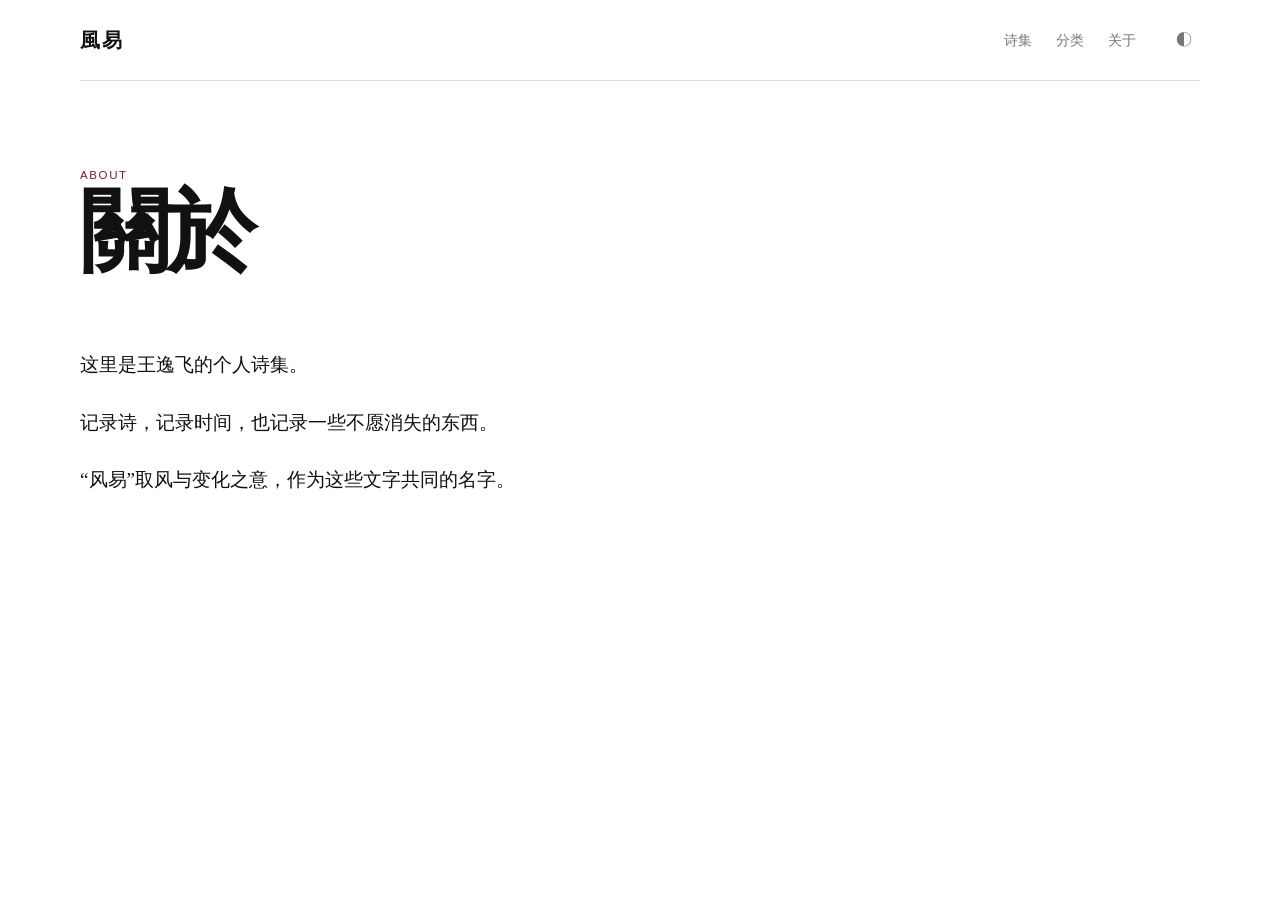
<file: about.html>
<!DOCTYPE html>
<html lang="zh-CN">
<head>
  <meta charset="UTF-8">
  <meta name="viewport" content="width=device-width, initial-scale=1.0">
  <meta name="description" content="关于风易与作者王逸飞。">
  <script>
(function () {
    const theme = localStorage.getItem("fengyi-theme");

    if (theme === "dark") {
        document.documentElement.dataset.theme = "dark";
    } else {
        document.documentElement.dataset.theme = "light";
    }
})();
</script>
  <title>关于 · 风易</title>
  <link rel="stylesheet" href="css/style.css">
</head>
<body data-base="./">

  <header class="site-header">
  <a class="site-logo" href="index.html">風易</a>
  <nav class="site-nav" aria-label="主导航">
    <a href="posts.html">诗集</a>
    <a href="category.html">分类</a>
    <a href="about.html">关于</a>
  </nav>
  <button class="theme-toggle" type="button" aria-label="切换明暗模式" title="切换明暗模式">◐</button>
</header>

  <main class="page about-page">
    <header class="page-heading">
      <p class="eyebrow">ABOUT</p>
      <h1>關於</h1>
    </header>

    <article class="about-content">
      <p>这里是王逸飞的个人诗集。</p>
      <p>记录诗，记录时间，也记录一些不愿消失的东西。</p>
      <p>“风易”取风与变化之意，作为这些文字共同的名字。</p>
    </article>
  </main>

  <div id="site-footer"></div>
<script src="js/main.js?v=3"></script>
</body>
</html>
</file>
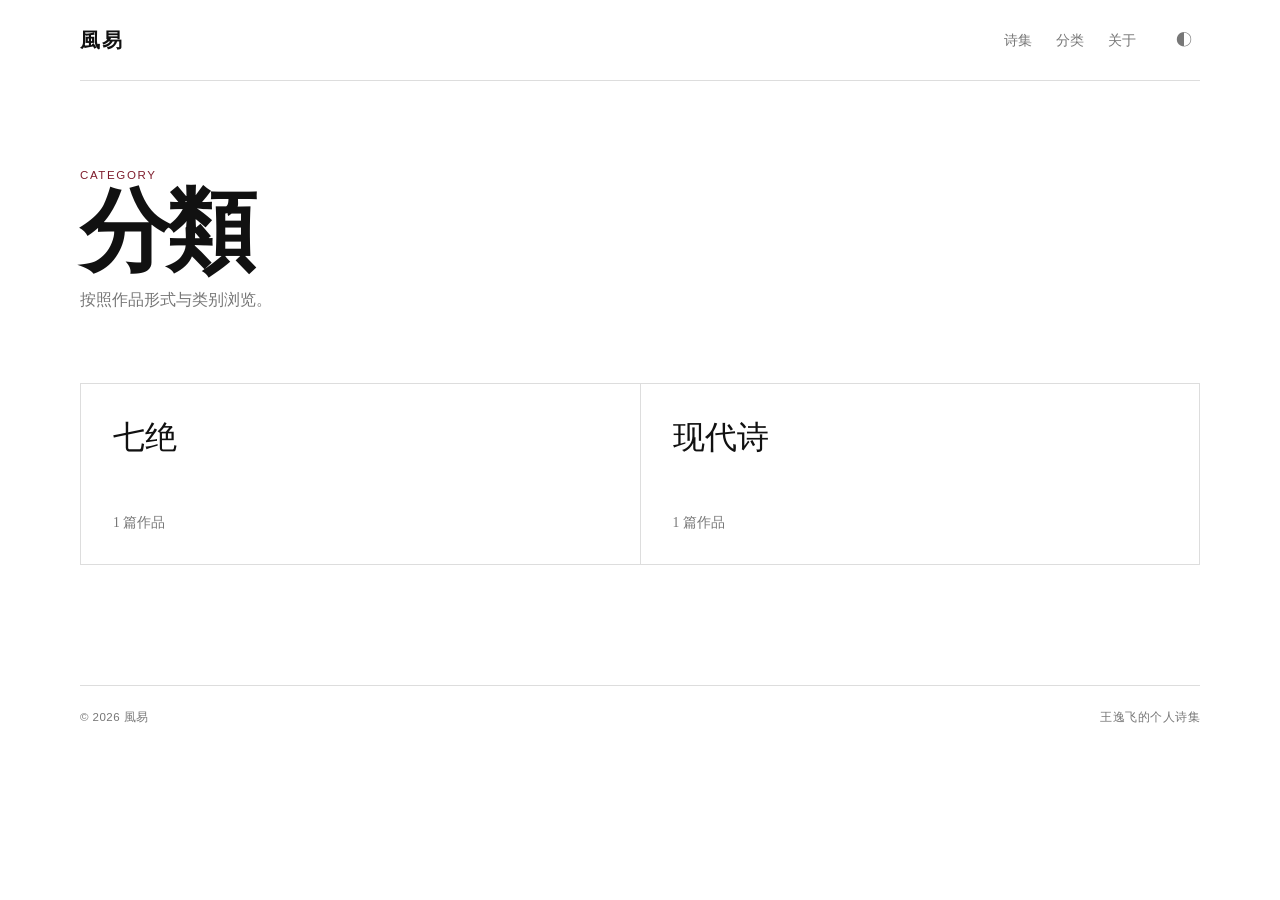
<file: category.html>
<!DOCTYPE html>
<html lang="zh-CN">
<head>
  <meta charset="UTF-8">
  <meta name="viewport" content="width=device-width, initial-scale=1.0">
  <meta name="description" content="风易诗歌分类。">
  <script>
(function () {
    const theme = localStorage.getItem("fengyi-theme");

    if (theme === "dark") {
        document.documentElement.dataset.theme = "dark";
    } else {
        document.documentElement.dataset.theme = "light";
    }
})();
</script>
  <title>分类 · 风易</title>
  <link rel="stylesheet" href="css/style.css">
</head>
<body data-base="./">

  <header class="site-header">
  <a class="site-logo" href="index.html">風易</a>
  <nav class="site-nav" aria-label="主导航">
    <a href="posts.html">诗集</a>
    <a href="category.html">分类</a>
    <a href="about.html">关于</a>
  </nav>
  <button class="theme-toggle" type="button" aria-label="切换明暗模式" title="切换明暗模式">◐</button>
</header>

  <main class="page category-page">
    <header class="page-heading">
      <p class="eyebrow">CATEGORY</p>
      <h1>分類</h1>
      <p class="page-description">按照作品形式与类别浏览。</p>
    </header>

    <section id="category-list" class="category-list" aria-label="诗歌分类">
      <p class="loading">正在读取分类……</p>
    </section>
  </main>

<footer class="site-footer">
  <span>© <span id="current-year"></span> 風易</span>
  <span>王逸飞的个人诗集</span>
</footer>

<script src="js/main.js?v=3"></script>
  
</body>
</html>
</file>
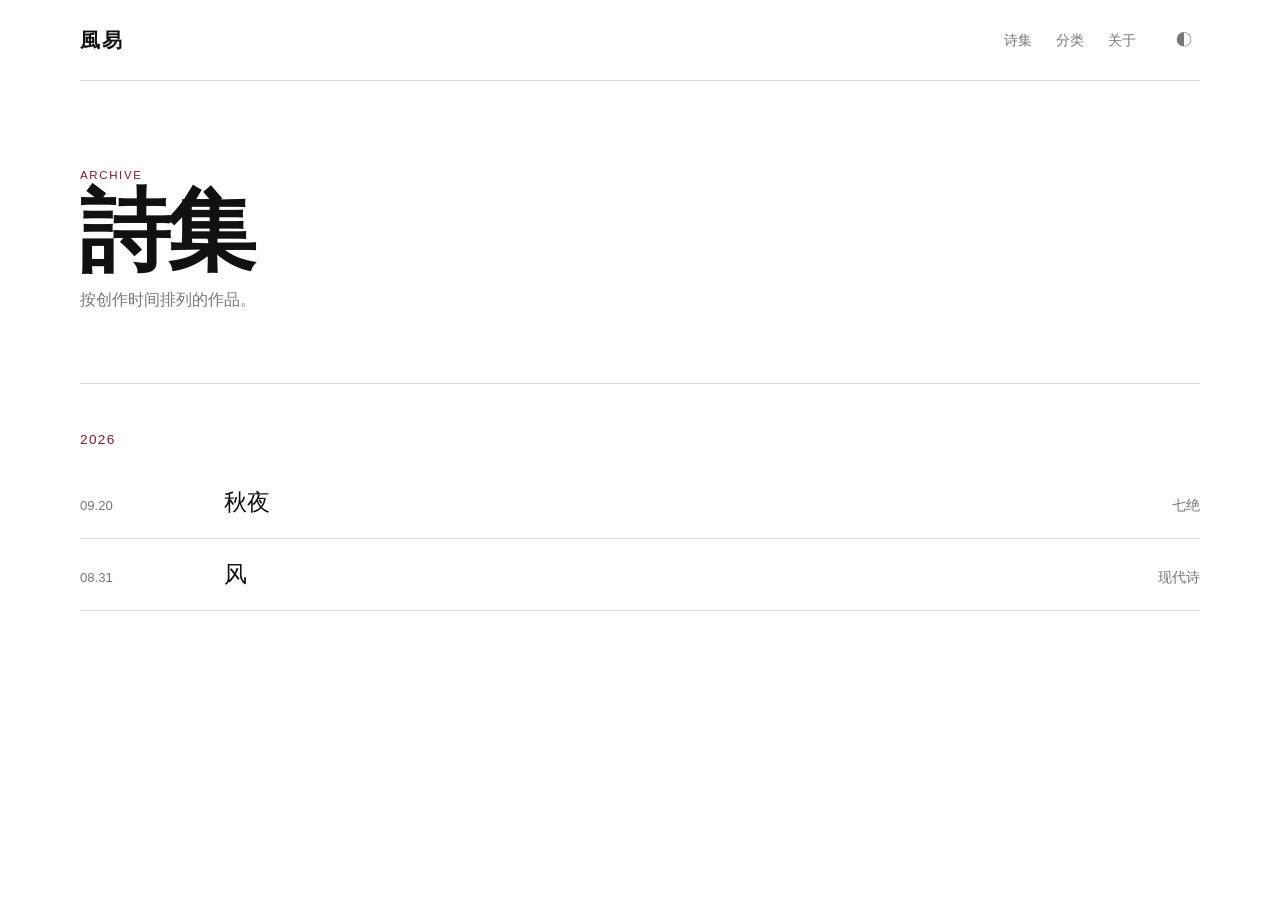
<file: posts.html>
<!DOCTYPE html>
<html lang="zh-CN">
<head>
  <meta charset="UTF-8">
  <meta name="viewport" content="width=device-width, initial-scale=1.0">
  <meta name="description" content="风易诗集——王逸飞的诗歌作品目录。">
  <script>
(function () {
    const theme = localStorage.getItem("fengyi-theme");

    if (theme === "dark") {
        document.documentElement.dataset.theme = "dark";
    } else {
        document.documentElement.dataset.theme = "light";
    }
})();
</script>
  <title>诗集 · 风易</title>
  <link rel="stylesheet" href="css/style.css">
</head>
<body data-base="./">
  
  <header class="site-header">
  <a class="site-logo" href="index.html">風易</a>
  <nav class="site-nav" aria-label="主导航">
    <a href="posts.html">诗集</a>
    <a href="category.html">分类</a>
    <a href="about.html">关于</a>
  </nav>
  <button class="theme-toggle" type="button" aria-label="切换明暗模式" title="切换明暗模式">◐</button>
</header>

  <main class="page archive-page">
    <header class="page-heading">
      <p class="eyebrow">ARCHIVE</p>
      <h1 id="posts-title">詩集</h1>
      <p id="posts-description" class="page-description">按创作时间排列的作品。</p>
    </header>

    <section id="post-list" class="post-list" aria-label="诗歌作品">
      <p class="loading">正在读取作品……</p>
    </section>
  </main>

  <script src="js/main.js?v=3"></script>
</body>
</html>
</file>
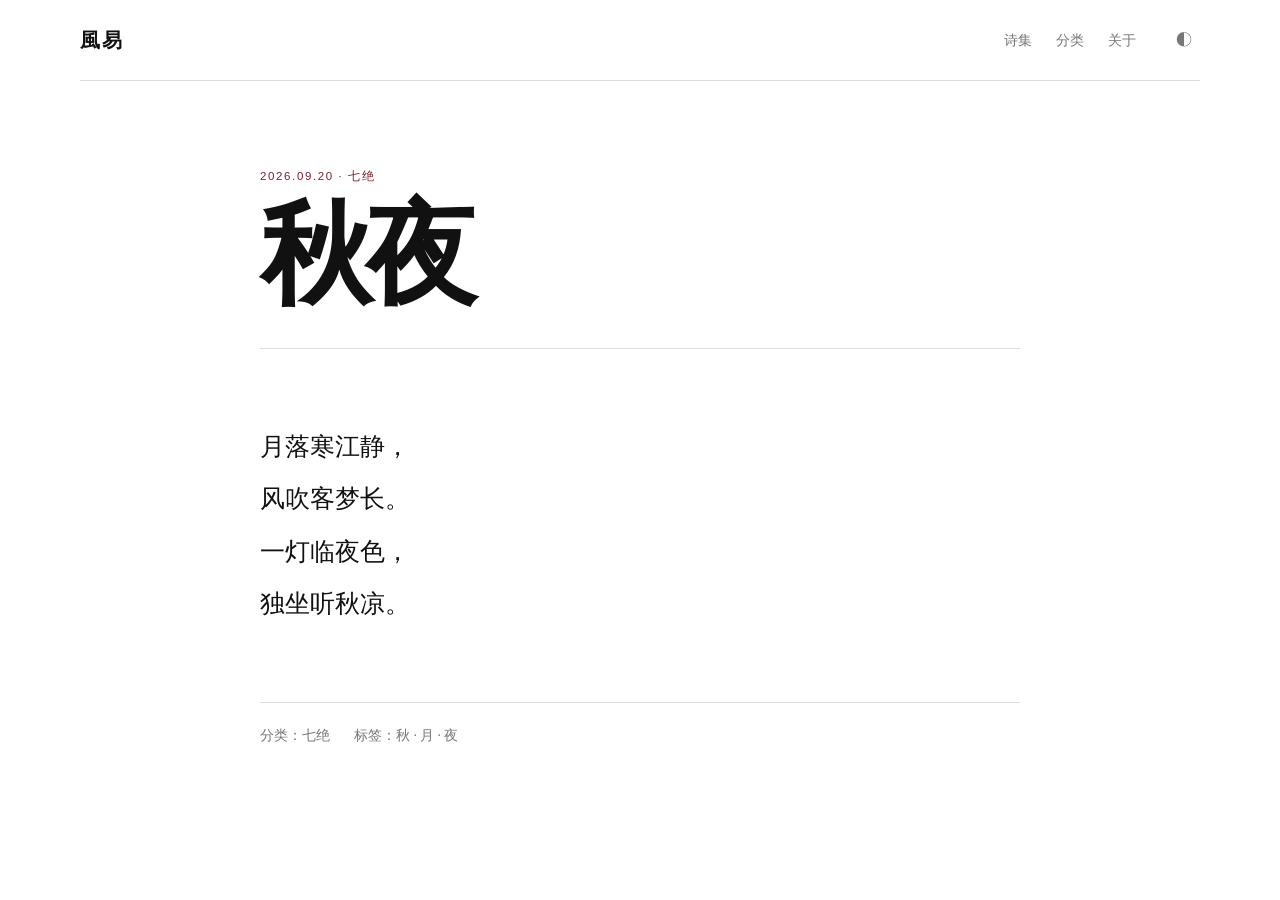
<file: poems/post1.html>
<!DOCTYPE html>
<html lang="zh-CN">
<head>
  <meta charset="UTF-8">
  <meta name="viewport" content="width=device-width, initial-scale=1.0">
  <meta name="description" content="《秋夜》——风易诗集。">
  <script>
(function () {
    const theme = localStorage.getItem("fengyi-theme");

    if (theme === "dark") {
        document.documentElement.dataset.theme = "dark";
    } else {
        document.documentElement.dataset.theme = "light";
    }
})();
</script>
  <title>秋夜 · 风易</title>
  <link rel="stylesheet" href="../css/style.css">
</head>
<body data-base="../">

  <header class="site-header">
  <a class="site-logo" href="../index.html">風易</a>
  <nav class="site-nav" aria-label="主导航">
    <a href="../posts.html"">诗集</a>
    <a href="../category.html">分类</a>
    <a href="../about.html">关于</a>
  </nav>
  <button class="theme-toggle" type="button" aria-label="切换明暗模式" title="切换明暗模式">◐</button>
</header>

  <main class="page poem-page">
    <article class="poem">
      <header class="poem-heading">
        <p class="eyebrow">2026.09.20 · 七绝</p>
        <h1>秋夜</h1>
      </header>

      <div class="poem-body">
        <p>月落寒江静，</p>
        <p>风吹客梦长。</p>
        <p>一灯临夜色，</p>
        <p>独坐听秋凉。</p>
      </div>

      <footer class="poem-meta">
        <span>分类：七绝</span>
        <span>标签：秋 · 月 · 夜</span>
      </footer>
    </article>
  </main>

  <div id="site-footer"></div>
  <script src="../js/main.js?v=3"></script>
</body>
</html>
</file>
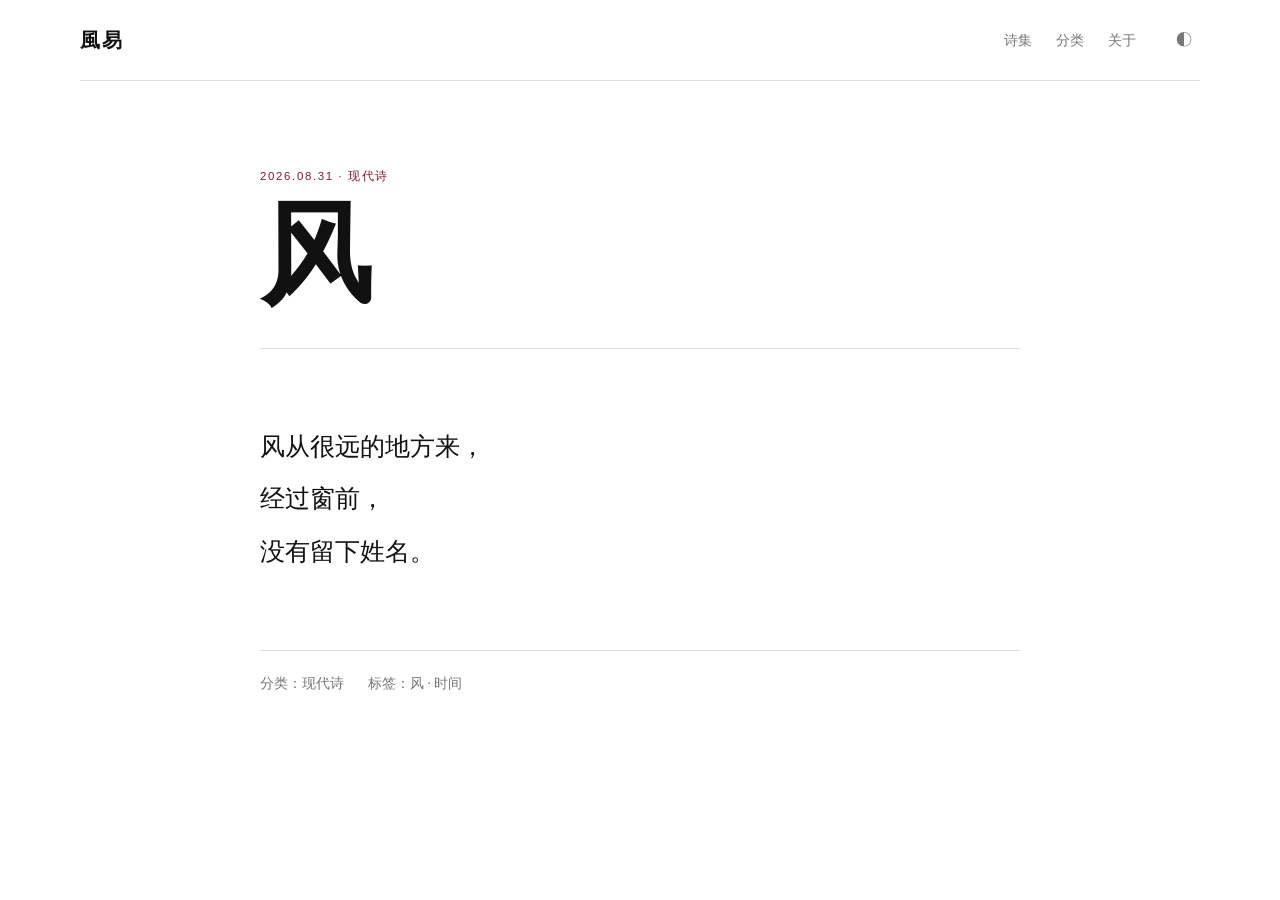
<file: poems/post2.html>
<!DOCTYPE html>
<html lang="zh-CN">
<head>
  <meta charset="UTF-8">
  <meta name="viewport" content="width=device-width, initial-scale=1.0">
  <meta name="description" content="《风》——风易诗集。">
   <script>
(function () {
    const theme = localStorage.getItem("fengyi-theme");

    if (theme === "dark") {
        document.documentElement.dataset.theme = "dark";
    } else {
        document.documentElement.dataset.theme = "light";
    }
})();
</script>
  <title>风 · 风易</title>
  <link rel="stylesheet" href="../css/style.css">
</head>
<body data-base="../">
  
  <header class="site-header">
  <a class="site-logo" href="../index.html">風易</a>
  <nav class="site-nav" aria-label="主导航">
    <a href="../posts.html"">诗集</a>
    <a href="../category.html">分类</a>
    <a href="../about.html">关于</a>
  </nav>
  <button class="theme-toggle" type="button" aria-label="切换明暗模式" title="切换明暗模式">◐</button>
</header>

  <main class="page poem-page">
    <article class="poem">
      <header class="poem-heading">
        <p class="eyebrow">2026.08.31 · 现代诗</p>
        <h1>风</h1>
      </header>

      <div class="poem-body">
        <p>风从很远的地方来，</p>
        <p>经过窗前，</p>
        <p>没有留下姓名。</p>
      </div>

      <footer class="poem-meta">
        <span>分类：现代诗</span>
        <span>标签：风 · 时间</span>
      </footer>
    </article>
  </main>

  <div id="site-footer"></div>
  <script src="../js/main.js?v=3"></script>
</body>
</html>
</file>
<file: css/style.css>
/* =========================================================
   风易 · 全站样式
   黑 / 白为主体，酒红为强调色
   ========================================================= */

:root {
  --bg: #ffffff;
  --text: #111111;
  --muted: #777777;
  --line: #dddddd;
  --accent: #7f1d2d;
  --accent-strong: #9b2335;
  --max-width: 1120px;
}

[data-theme="dark"] {
  --bg: #111111;
  --text: #eeeeee;
  --muted: #999999;
  --line: #333333;
  --accent: #b83a4b;
  --accent-strong: #d34b5e;
}

* {
  box-sizing: border-box;
}

html {
  min-height: 100%;
  background: var(--bg);
  color-scheme: light;
}

html[data-theme="dark"] {
  color-scheme: dark;
}

main {
  flex: 1;
}

body {
  margin: 0;
  background: var(--bg);
  color: var(--text);
  display: flex;
  flex-direction: column;
  font-family: "Songti SC", "STSong", "Noto Serif CJK SC", "SimSun", serif;
  transition: background-color 180ms ease, color 180ms ease;
}

body.home {
  overflow:hidden;
  overscroll-behavior:none;
}

a {
  color: inherit;
  text-decoration: none;
}

button {
  font: inherit;
}



.site-header {
  width: min(calc(100% - 48px), var(--max-width));
  margin: 0 auto;
  padding: 24px 0;
  display: flex;
  align-items: center;
  gap: 32px;
  border-bottom: 1px solid var(--line);
}

.site-logo {
  font-size: 1.25rem;
  font-weight: 700;
  letter-spacing: 0.12em;
}

.site-nav {
  display: flex;
  gap: 24px;
  margin-left: auto;
  font-size: 0.9rem;
}

.site-nav a,
.theme-toggle {
  color: var(--muted);
  transition: color 160ms ease;
}

.site-nav a:hover,
.site-nav a:focus-visible,
.theme-toggle:hover,
.theme-toggle:focus-visible {
  color: var(--accent);
}

.theme-toggle {
  width: 32px;
  height: 32px;
  padding: 0;
  border: 0;
  background: transparent;
  cursor: pointer;
}

.page {
  width: min(calc(100% - 48px), var(--max-width));
  margin: 0 auto;
  padding: 88px 0 120px;
}

.page-heading {
  margin-bottom: 72px;
}

.page-heading h1 {
  margin: 8px 0 16px;
  font-size: clamp(3rem, 7vw, 6rem);
  line-height: 0.95;
  letter-spacing: -0.04em;
}

.eyebrow {
  margin: 0;
  color: var(--accent);
  font-family: Arial, sans-serif;
  font-size: 0.72rem;
  letter-spacing: 0.14em;
  text-transform: uppercase;
}

.page-description {
  margin: 0;
  color: var(--muted);
}

.post-list {
  border-top: 1px solid var(--line);
}

.post-year {
  padding: 48px 0 20px;
  color: var(--accent);
  font-family: Arial, sans-serif;
  font-size: 0.85rem;
  letter-spacing: 0.1em;
}

.post-item {
  display: grid;
  grid-template-columns: 120px 1fr 160px;
  gap: 24px;
  align-items: baseline;
  padding: 20px 0;
  border-bottom: 1px solid var(--line);
}

.post-item:hover .post-title {
  color: var(--accent);
}

.post-date {
  color: var(--muted);
  font-family: Arial, sans-serif;
  font-size: 0.82rem;
}

.post-title {
  font-size: 1.45rem;
  transition: color 160ms ease;
}

.post-category {
  color: var(--muted);
  font-size: 0.85rem;
  text-align: right;
}

.category-list {
  display: grid;
  grid-template-columns: repeat(2, minmax(0, 1fr));
  gap: 1px;
  background: var(--line);
  border: 1px solid var(--line);
}

.category-item {
  min-height: 180px;
  padding: 32px;
  background: var(--bg);
  display: flex;
  flex-direction: column;
  justify-content: space-between;
}

.category-item:hover .category-name {
  color: var(--accent);
}

.category-name {
  font-size: 2rem;
  transition: color 160ms ease;
}

.category-count {
  color: var(--muted);
  font-size: 0.85rem;
}

.about-content {
  max-width: 680px;
  font-size: 1.2rem;
  line-height: 2;
}

.poem {
  max-width: 760px;
  margin: 0 auto;
}

.poem-heading {
  padding-bottom: 40px;
  border-bottom: 1px solid var(--line);
}

.poem-heading h1 {
  margin: 18px 0 0;
  font-size: clamp(3.5rem, 10vw, 7rem);
  line-height: 0.95;
  letter-spacing: -0.06em;
}

.poem-body {
  padding: 72px 0;
  font-size: clamp(1.2rem, 2.2vw, 1.55rem);
  line-height: 2.1;
}

.poem-body p {
  margin: 0;
}

.poem-meta {
  display: flex;
  flex-wrap: wrap;
  gap: 24px;
  padding-top: 24px;
  border-top: 1px solid var(--line);
  color: var(--muted);
  font-size: 0.85rem;
}

.site-footer {
  width: min(calc(100% - 48px), var(--max-width));
  margin: 0 auto;
  padding: 24px 0;
  border-top: 1px solid var(--line);
  display: flex;
  justify-content: space-between;
  gap: 20px;
  color: var(--muted);
  font-family: Arial, sans-serif;
  font-size: 0.72rem;
  letter-spacing: 0.04em;
}

.loading {
  color: var(--muted);
}

@media (max-width: 700px) {
  .site-header {
    width: min(calc(100% - 32px), var(--max-width));
    padding: 18px 0;
    gap: 16px;
  }

  .site-nav {
    gap: 14px;
    font-size: 0.82rem;
  }

  .page {
    width: min(calc(100% - 32px), var(--max-width));
    padding: 56px 0 80px;
  }

  .page-heading {
    margin-bottom: 48px;
  }

  .post-item {
    grid-template-columns: 76px 1fr;
    gap: 8px 16px;
  }

  .post-category {
    grid-column: 2;
    text-align: left;
  }

  .category-list {
    grid-template-columns: 1fr;
  }

  .category-item {
    min-height: 140px;
  }

  .poem-body {
    padding: 52px 0;
  }

  .site-footer {
    width: min(calc(100% - 32px), var(--max-width));
  }
}

@media (prefers-reduced-motion: reduce) {
  *,
  *::before,
  *::after {
    scroll-behavior: auto !important;
    transition: none !important;
  }
}

/* 页面加载过渡层 */
/* 页面初始化隐藏 */
body.loading {
  visibility: hidden;
}


/* loader始终覆盖 */
#page-loader {

  position: fixed;

  inset: 0;

  background: var(--bg);

  z-index: 99999;

  opacity: 1;

  transition: opacity .6s ease;

}


/* 页面恢复 */
body.loaded {
  visibility: visible;
}
</file>
